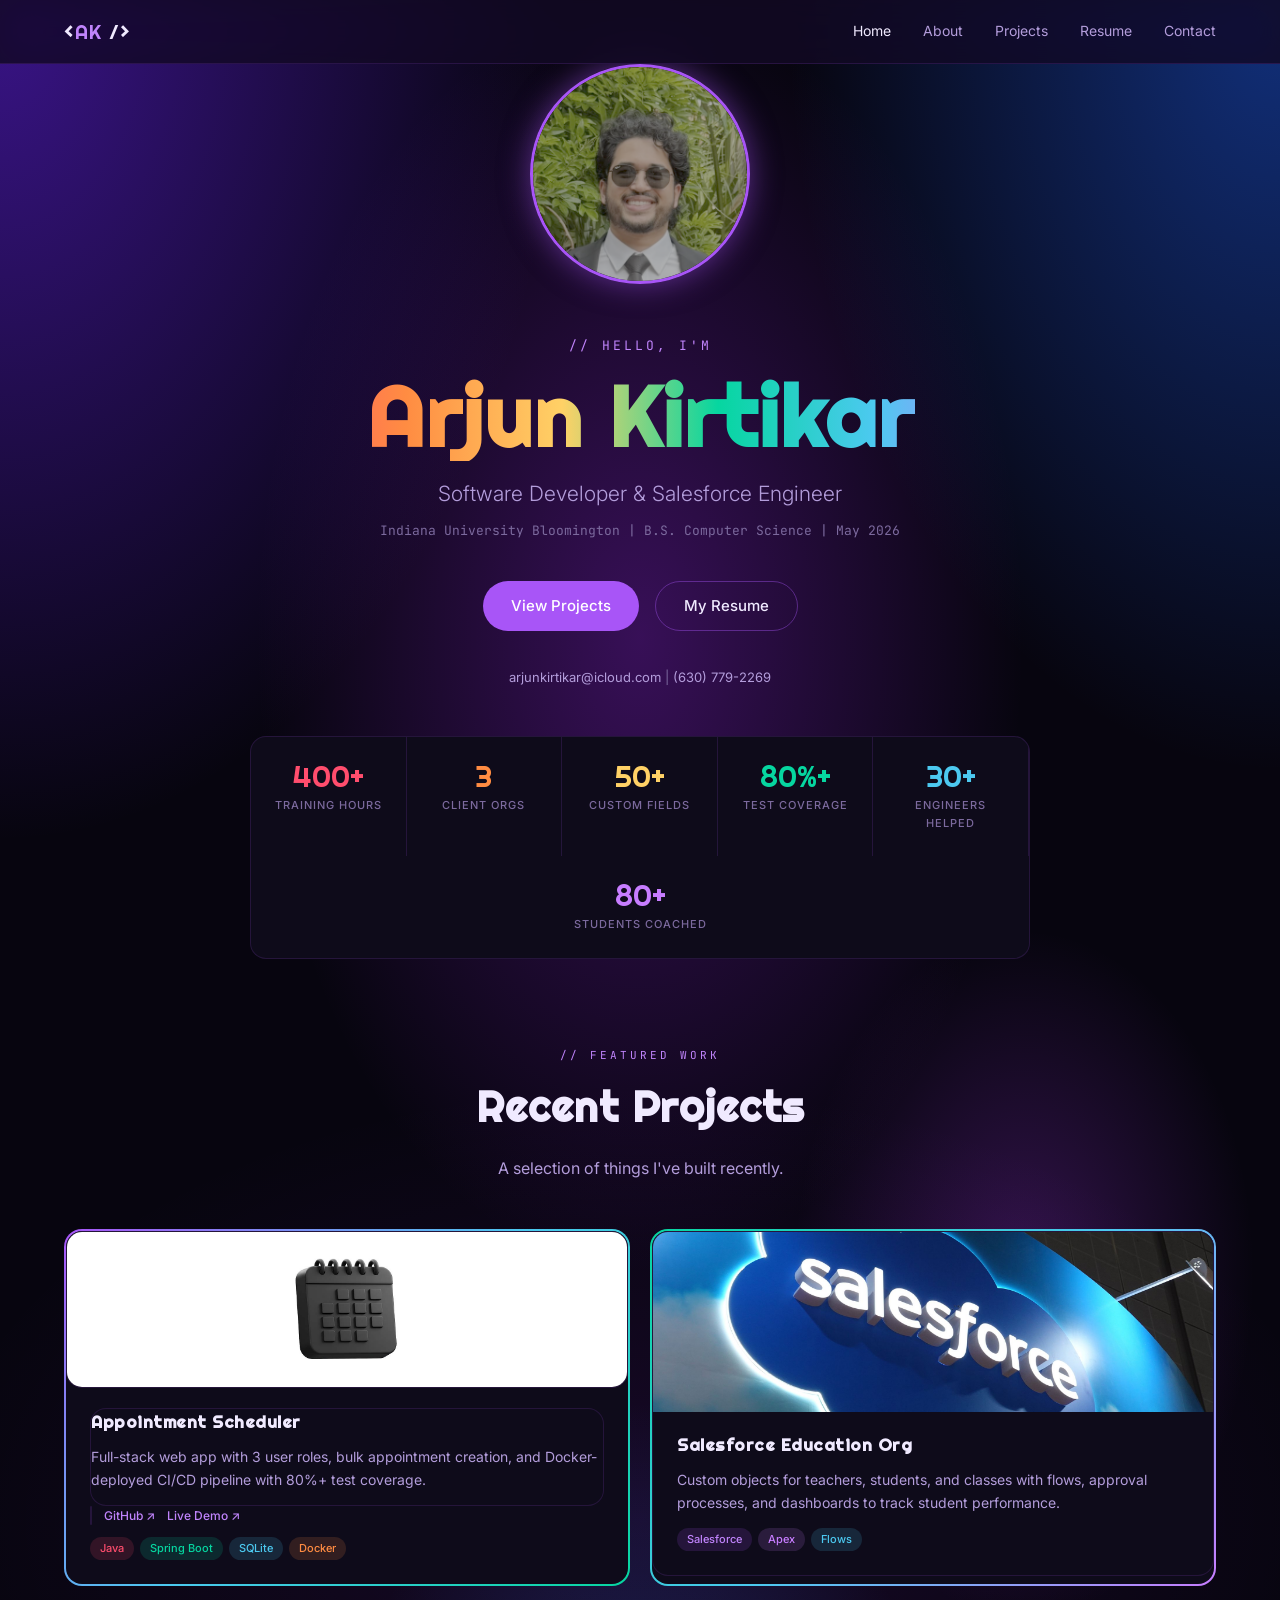
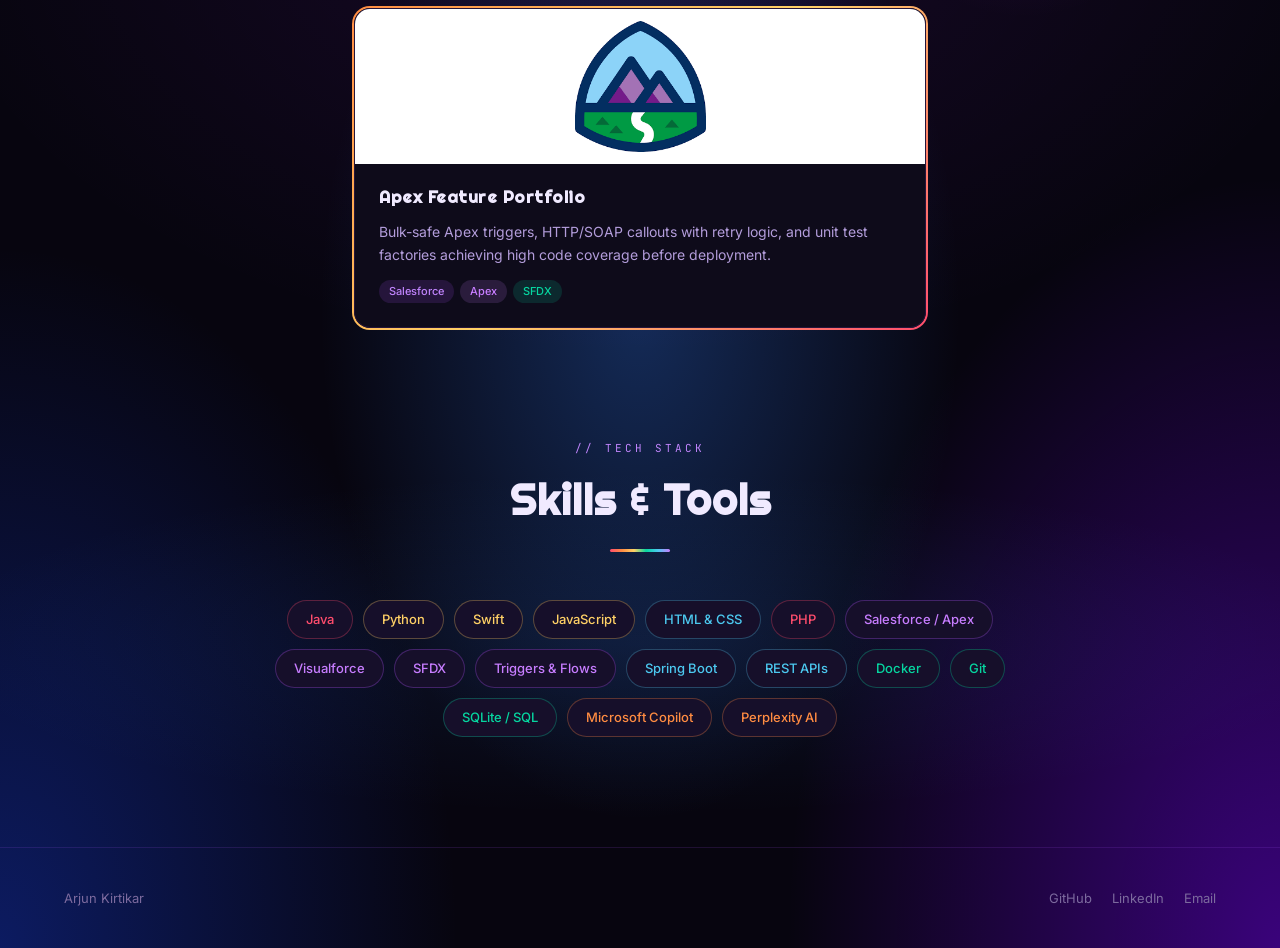
<file: index.html>
<!--
    index.html - Home page

    Fonts: Google Fonts (Righteous, Inter, JetBrains Mono)
           https://fonts.google.com/

    Photo: My Personal Photo

    Stats bar - flex layout with responsive wrap,
    based on class examples of flexbox containers.

    Rainbow gradient text - CSS background-clip technique
    https://developer.mozilla.org/en-US/docs/Web/CSS/background-clip
-->
<!DOCTYPE html>
<html lang="en">

<head>
    <meta charset="UTF-8">
    <meta name="viewport" content="width=device-width, initial-scale=1.0">
    <title>Arjun Kirtikar - Software Developer</title>
    <link rel="stylesheet" href="css/styles.css">
</head>

<body>

    <!-- ═══════════════════════════════════════════
         NAVIGATION
         ═══════════════════════════════════════════ -->
    <nav>
        <div class="container">
            <a href="index.html" class="logo">&lt;<span>AK</span> /&gt;</a>
            <div class="nav-links" id="navLinks">
                <a href="index.html" class="active">Home</a>
                <a href="about.html">About</a>
                <a href="projects.html">Projects</a>
                <a href="resume.html">Resume</a>
                <a href="contact.html">Contact</a>
            </div>
            <button class="hamburger" id="hamburger" aria-label="Toggle navigation">
                <span></span><span></span><span></span>
            </button>
        </div>
    </nav>

    <main>

    <!-- ═══════════════════════════════════════════
         HERO
         ═══════════════════════════════════════════ -->
    <section class="hero">
        <div class="hero-content">

            <!-- Glow -->
            <div class="avatar-wrap">
                <div>
                    <img src="images/IMG_0390.png" alt="Arjun Kirtikar" class="photo-circle" width="220" height="220">
                </div>
            </div>

            <p class="hero-greeting">// Hello, I'm</p>
            <h1 class="hero-name rainbow-text">Arjun Kirtikar</h1>
            <p class="hero-role">Software Developer &amp; Salesforce Engineer</p>
            <p class="hero-tagline">
                Indiana University Bloomington | B.S. Computer Science | May 2026
            </p>
            <div class="hero-buttons">
                <a href="projects.html" class="btn-primary">View Projects</a>
                <a href="resume.html" class="btn-secondary">My Resume</a>
            </div>
            <p class="hero-contact">
                <a href="mailto:arjunkirtikar@icloud.com">arjunkirtikar@icloud.com</a>
                |
                <a href="tel:6307792269">(630) 779-2269</a>
            </p>

            <!-- Stats bar -->
            <div class="stats-bar">
                <div class="stat-item">
                    <div class="stat-number red">400+</div>
                    <div class="stat-label">Training Hours</div>
                </div>
                <div class="stat-item">
                    <div class="stat-number orange">3</div>
                    <div class="stat-label">Client Orgs</div>
                </div>
                <div class="stat-item">
                    <div class="stat-number yellow">50+</div>
                    <div class="stat-label">Custom Fields</div>
                </div>
                <div class="stat-item">
                    <div class="stat-number green">80%+</div>
                    <div class="stat-label">Test Coverage</div>
                </div>
                <div class="stat-item">
                    <div class="stat-number blue">30+</div>
                    <div class="stat-label">Engineers Helped</div>
                </div>
                <div class="stat-item">
                    <div class="stat-number violet">80+</div>
                    <div class="stat-label">Students Coached</div>
                </div>
            </div>

        </div>
    </section>


    <!-- ═══════════════════════════════════════════
         FEATURED PROJECTS
         ═══════════════════════════════════════════ -->
    <section class="section section-tint-purple pt-sm" id="featured">
        <div class="container">
            <p class="section-label">// Featured Work</p>
            <h2 class="section-title">Recent Projects</h2>
            <p class="section-subtitle">A selection of things I've built recently.</p>

            <div class="projects-grid">

                <!-- Appointment Scheduler -->
                <div class="grad-border">
                    <div class="grad-border-inner">
                        <article>
                        <a href="https://appointment-scheduler-mo6h.onrender.com" target="_blank" class="project-card">
                            <div class="card-image natural"><img src="images/Calendar_Image.png"
                                    alt="Appointment Scheduler"></div>
                            <div class="card-body">
                                <h3>Appointment Scheduler</h3>
                                <p>Full-stack web app with 3 user roles, bulk appointment creation, and Docker-deployed
                                    CI/CD pipeline with 80%+ test coverage.</p>
                                <div class="card-links">
                                    <a href="https://github.com/arjunkirtikar/Appointment-Scheduler"
                                        target="_blank">GitHub ↗</a>
                                    <a href="https://appointment-scheduler-mo6h.onrender.com" target="_blank">Live Demo
                                        ↗</a>
                                </div>
                                <div class="tags">
                                    <span class="tag red">Java</span>
                                    <span class="tag green">Spring Boot</span>
                                    <span class="tag blue">SQLite</span>
                                    <span class="tag orange">Docker</span>
                                </div>
                            </div>
                        </a>
                        </article>
                    </div>
                </div>

                <!-- Salesforce -->
                <div class="grad-border-teal">
                    <div class="grad-border-inner">
                        <article>
                        <a href="projects.html" class="project-card">
                            <div class="card-image"><img src="images/Salesforce_Image.png"
                                    alt="Salesforce Education Org">
                            </div>
                            <div class="card-body">
                                <h3>Salesforce Education Org</h3>
                                <p>Custom objects for teachers, students, and classes with flows, approval processes,
                                    and dashboards to track student performance.</p>
                                <div class="tags">
                                    <span class="tag purple">Salesforce</span>
                                    <span class="tag violet">Apex</span>
                                    <span class="tag blue">Flows</span>
                                </div>
                            </div>
                        </a>
                        </article>
                    </div>
                </div>

                <!-- Apex -->
                <div class="grad-border-orange">
                    <div class="grad-border-inner">
                        <article>
                        <a href="projects.html" class="project-card">
                            <div class="card-image natural"><img src="images/Apex_Image.png"
                                    alt="Apex Feature Portfolio"></div>
                            <div class="card-body">
                                <h3>Apex Feature Portfolio</h3>
                                <p>Bulk-safe Apex triggers, HTTP/SOAP callouts with retry logic, and unit test factories
                                    achieving high code coverage before deployment.</p>
                                <div class="tags">
                                    <span class="tag purple">Salesforce</span>
                                    <span class="tag violet">Apex</span>
                                    <span class="tag green">SFDX</span>
                                </div>
                            </div>
                        </a>
                        </article>
                    </div>
                </div>

            </div>
        </div>
    </section>


    <!-- ═══════════════════════════════════════════
         SKILLS
         ═══════════════════════════════════════════ -->
    <section class="section section-tint-blue no-top">
        <div class="container">
            <p class="section-label">// Tech Stack</p>
            <h2 class="section-title">Skills &amp; Tools</h2>
            <div class="divider rainbow-bar"></div>

            <div class="skills-grid">
                <span class="skill-pill java">Java</span>
                <span class="skill-pill python">Python</span>
                <span class="skill-pill python">Swift</span>
                <span class="skill-pill js">JavaScript</span>
                <span class="skill-pill web">HTML &amp; CSS</span>
                <span class="skill-pill java">PHP</span>
                <span class="skill-pill sf">Salesforce / Apex</span>
                <span class="skill-pill sf">Visualforce</span>
                <span class="skill-pill sf">SFDX</span>
                <span class="skill-pill sf">Triggers &amp; Flows</span>
                <span class="skill-pill web">Spring Boot</span>
                <span class="skill-pill web">REST APIs</span>
                <span class="skill-pill tool">Docker</span>
                <span class="skill-pill tool">Git</span>
                <span class="skill-pill tool">SQLite / SQL</span>
                <span class="skill-pill ai">Microsoft Copilot</span>
                <span class="skill-pill ai">Perplexity AI</span>
            </div>
        </div>
    </section>


    </main>

    <!-- ═══════════════════════════════════════════
         FOOTER
         ═══════════════════════════════════════════ -->
    <footer>
        <div class="container">
            <span class="footer-copy">Arjun Kirtikar</span>
            <div class="footer-socials">
                <a href="https://github.com/arjunkirtikar" target="_blank">GitHub</a>
                <a href="https://linkedin.com/in/arjun-kirtikar" target="_blank">LinkedIn</a>
                <a href="mailto:arjunkirtikar@icloud.com">Email</a>
            </div>
        </div>
    </footer>

    <script>
        var hamburger = document.getElementById('hamburger');
        var navLinks = document.getElementById('navLinks');
        if (hamburger && navLinks) {
            hamburger.addEventListener('click', function (e) {
                e.stopPropagation();
                navLinks.classList.toggle('open');
            });
            document.addEventListener('click', function (e) {
                if (!navLinks.contains(e.target) && !hamburger.contains(e.target)) {
                    navLinks.classList.remove('open');
                }
            });
            var links = navLinks.querySelectorAll('a');
            for (var i = 0; i < links.length; i++) {
                links[i].addEventListener('click', function () {
                    navLinks.classList.remove('open');
                });
            }
        }
    </script>
</body>

</html>
</file>
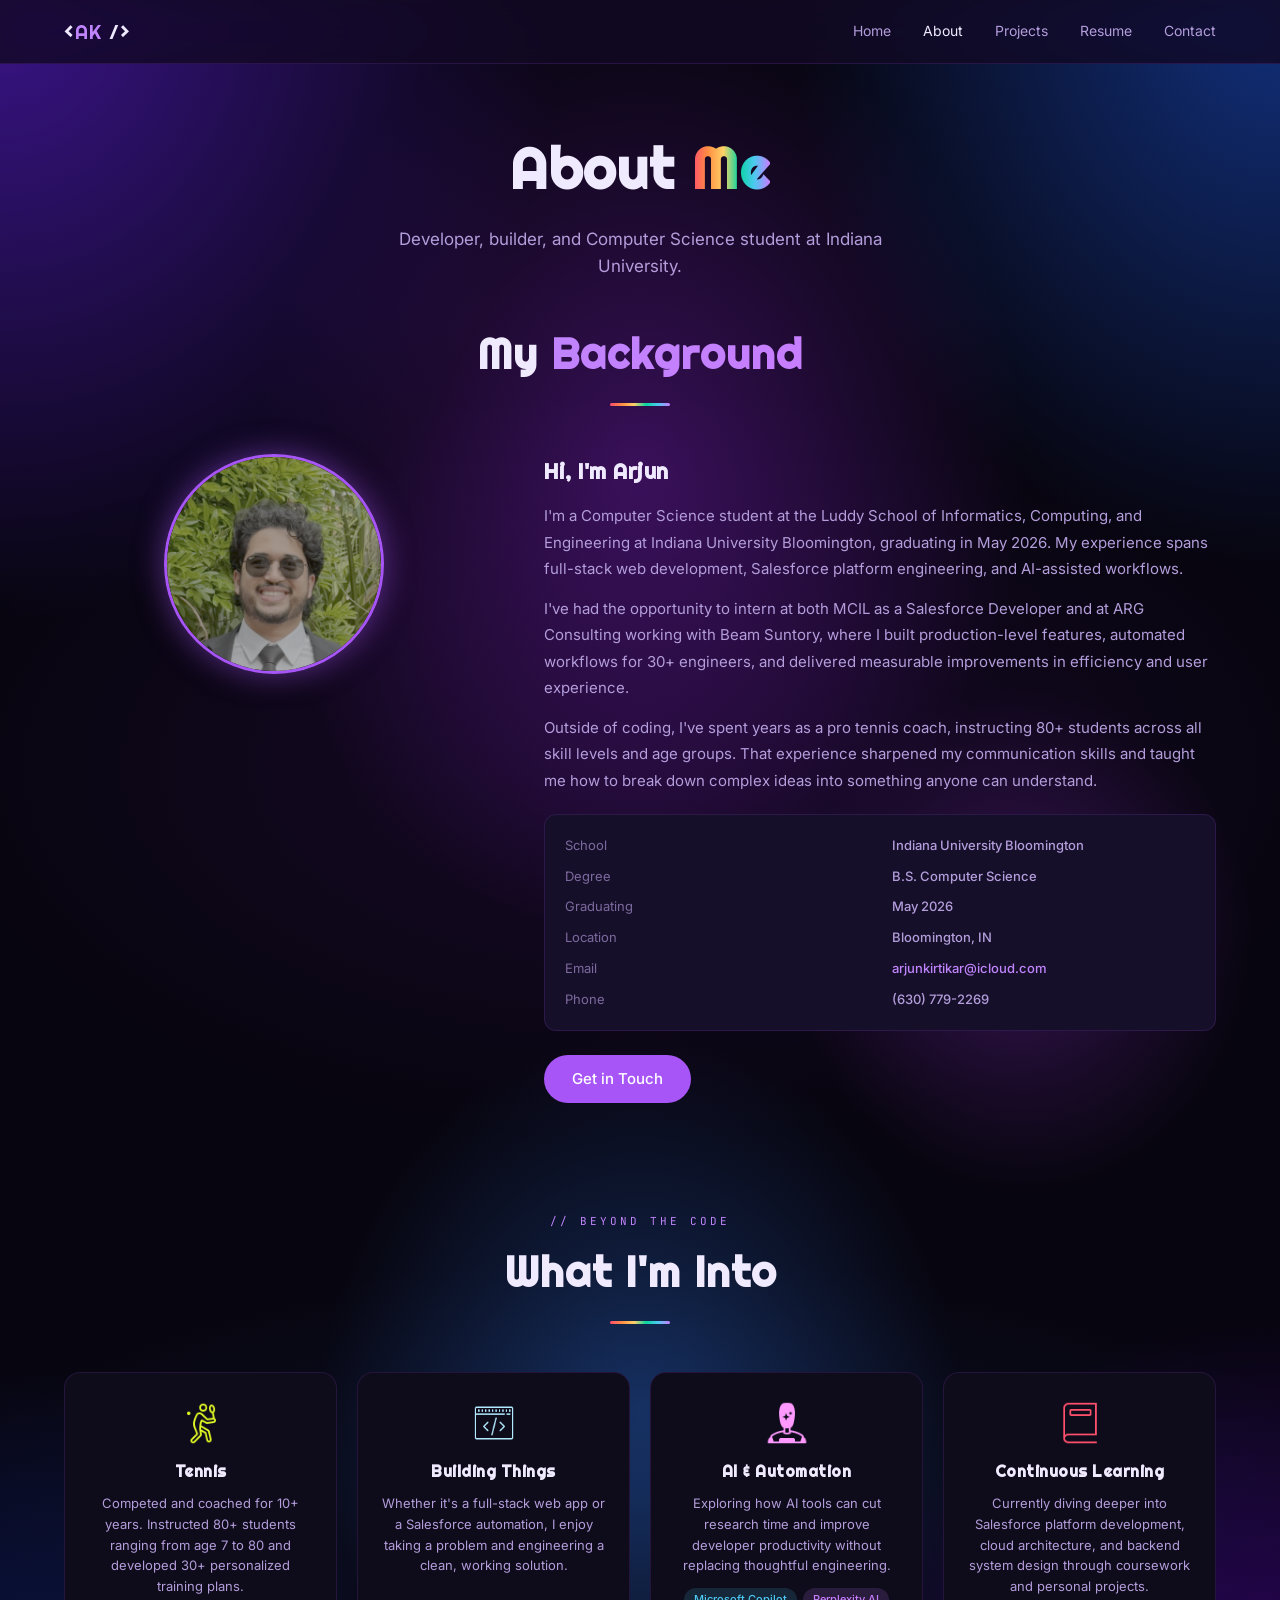
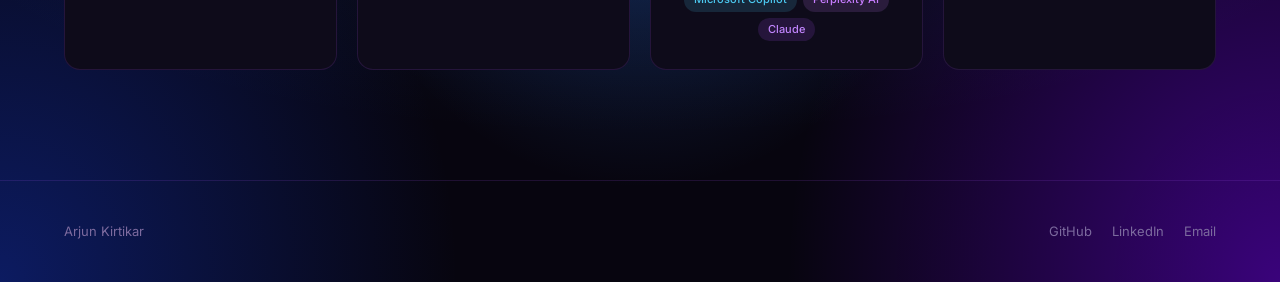
<file: about.html>
<!--
    about.html - About page

    Fonts: Google Fonts (Righteous, Inter, JetBrains Mono)
           https://fonts.google.com/

    Photo: Personal photo

    Interest icons - Icons8 (icons8.com), downloaded as PNG
      icon-tennis.png       https://icons8.com/icons/set/tennis
      icon-code.png         https://icons8.com/icons/set/code
      icon-robot.png        https://icons8.com/icons/set/robot
      icon-book.png         https://icons8.com/icon/42763/book
-->
<!DOCTYPE html>
<html lang="en">

<head>
    <meta charset="UTF-8">
    <meta name="viewport" content="width=device-width, initial-scale=1.0">
    <title>About - Arjun Kirtikar</title>
    <link rel="stylesheet" href="css/styles.css">
</head>

<body>

    <!-- ═══════════════════════════════════════════
         NAVIGATION
         ═══════════════════════════════════════════ -->
    <nav>
        <div class="container">
            <a href="index.html" class="logo">&lt;<span>AK</span> /&gt;</a>
            <div class="nav-links" id="navLinks">
                <a href="index.html">Home</a>
                <a href="about.html" class="active">About</a>
                <a href="projects.html">Projects</a>
                <a href="resume.html">Resume</a>
                <a href="contact.html">Contact</a>
            </div>
            <button class="hamburger" id="hamburger" aria-label="Toggle navigation">
                <span></span><span></span><span></span>
            </button>
        </div>
    </nav>

    <main>

        <!-- ═══════════════════════════════════════════
             PAGE HEADER
             ═══════════════════════════════════════════ -->
        <header class="page-header">
            <div class="container">
                <h1>About <span class="rainbow-text">Me</span></h1>
                <p>Developer, builder, and Computer Science student at Indiana University.</p>
            </div>
        </header>

        <!-- ═══════════════════════════════════════════
             BIO SECTION
             ═══════════════════════════════════════════ -->
        <section class="section section-tint-purple no-top">
            <div class="container">

                <h2 class="section-title">My <span class="purple-gradient-text">Background</span></h2>
                <div class="divider rainbow-bar"></div>

                <div class="about-content">

                    <!-- Profile photo -->
                    <div>
                        <img src="images/IMG_0390.png" alt="Arjun Kirtikar" class="photo-circle">
                    </div>

                    <div class="about-text">
                        <h3>Hi, I'm Arjun</h3>
                        <p>
                            I'm a Computer Science student at the Luddy School of Informatics, Computing, and Engineering
                            at Indiana University Bloomington, graduating in May 2026. My experience spans
                            full-stack web development, Salesforce platform engineering, and AI-assisted workflows.
                        </p>
                        <p>
                            I've had the opportunity to intern at both MCIL as a Salesforce Developer and at ARG Consulting
                            working with Beam Suntory, where I built production-level features, automated workflows for
                            30+ engineers, and delivered measurable improvements in efficiency and user experience.
                        </p>
                        <p>
                            Outside of coding, I've spent years as a pro tennis coach, instructing 80+ students across all
                            skill levels and age groups. That experience sharpened my communication skills and taught me
                            how to break down complex ideas into something anyone can understand.
                        </p>

                        <div class="about-details">
                            <span>School</span>
                            <strong>Indiana University Bloomington</strong>
                            <span>Degree</span>
                            <strong>B.S. Computer Science</strong>
                            <span>Graduating</span>
                            <strong>May 2026</strong>
                            <span>Location</span>
                            <strong>Bloomington, IN</strong>
                            <span>Email</span>
                            <strong><a href="mailto:arjunkirtikar@icloud.com">arjunkirtikar@icloud.com</a></strong>
                            <span>Phone</span>
                            <strong>(630) 779-2269</strong>
                        </div>

                        <a href="contact.html" class="btn-primary">Get in Touch</a>
                    </div>

                </div>
            </div>
        </section>

        <!-- ═══════════════════════════════════════════
             WHAT I'M INTO
             ═══════════════════════════════════════════ -->
        <section class="section section-tint-blue no-top">
            <div class="container">

                <p class="section-label">// Beyond the Code</p>
                <h2 class="section-title">What I'm Into</h2>
                <div class="divider rainbow-bar"></div>

                <div class="interests-grid">

                    <!-- Tennis -->
                    <article class="interest-card">
                        <div class="interest-icon">
                            <img src="images/icon-tennis.png" alt="Tennis ball icon" class="interest-img icon-yellow">
                        </div>
                        <h3>Tennis</h3>
                        <p>Competed and coached for 10+ years. Instructed 80+ students ranging from age 7 to 80 and developed 30+ personalized training plans.</p>
                    </article>

                    <!-- Building Things -->
                    <article class="interest-card">
                        <div class="interest-icon">
                            <img src="images/icon-code.png" alt="Code brackets icon" class="interest-img icon-blue">
                        </div>
                        <h3>Building Things</h3>
                        <p>Whether it's a full-stack web app or a Salesforce automation, I enjoy taking a problem and engineering a clean, working solution.</p>
                    </article>

                    <!-- AI & Automation -->
                    <article class="interest-card">
                        <div class="interest-icon">
                            <img src="images/icon-robot.png" alt="Robot icon" class="interest-img icon-purple">
                        </div>
                        <h3>AI &amp; Automation</h3>
                        <p>Exploring how AI tools can cut research time and improve developer productivity without replacing thoughtful engineering.</p>
                        <div class="ai-tools">
                            <span class="tag blue">Microsoft Copilot</span>
                            <span class="tag violet">Perplexity AI</span>
                            <span class="tag purple">Claude</span>
                        </div>
                    </article>

                    <!-- Learning -->
                    <article class="interest-card">
                        <div class="interest-icon">
                            <img src="images/icon-book.png" alt="Book reader icon" class="interest-img icon-red">
                        </div>
                        <h3>Continuous Learning</h3>
                        <p>Currently diving deeper into Salesforce platform development, cloud architecture, and backend system design through coursework and personal projects.</p>
                    </article>

                </div>
            </div>
        </section>

    </main>

    <!-- ═══════════════════════════════════════════
         FOOTER
         ═══════════════════════════════════════════ -->
    <footer>
        <div class="container">
            <span class="footer-copy">Arjun Kirtikar</span>
            <div class="footer-socials">
                <a href="https://github.com/arjunkirtikar" target="_blank">GitHub</a>
                <a href="https://linkedin.com/in/arjun-kirtikar" target="_blank">LinkedIn</a>
                <a href="mailto:arjunkirtikar@icloud.com">Email</a>
            </div>
        </div>
    </footer>

    <script>
        var hamburger = document.getElementById('hamburger');
        var navLinks = document.getElementById('navLinks');
        if (hamburger && navLinks) {
            hamburger.addEventListener('click', function (e) {
                e.stopPropagation();
                navLinks.classList.toggle('open');
            });
            document.addEventListener('click', function (e) {
                if (!navLinks.contains(e.target) && !hamburger.contains(e.target)) {
                    navLinks.classList.remove('open');
                }
            });
            var links = navLinks.querySelectorAll('a');
            for (var i = 0; i < links.length; i++) {
                links[i].addEventListener('click', function () {
                    navLinks.classList.remove('open');
                });
            }
        }
    </script>
</body>

</html>
</file>
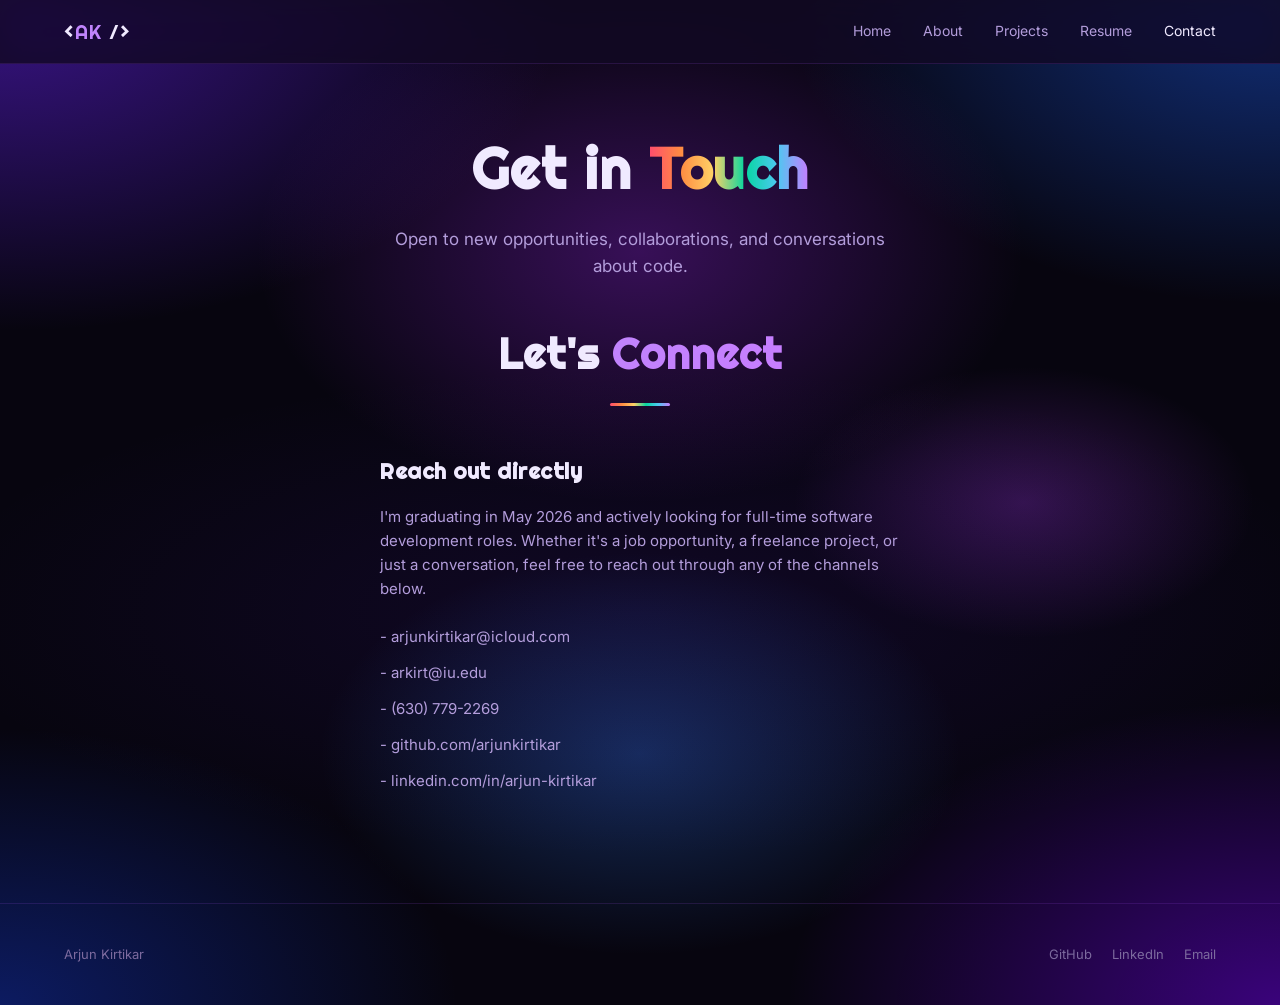
<file: contact.html>
<!--
    contact.html - Contact page
    Arjun Kirtikar | i360 Final Project

    Fonts: Google Fonts (Righteous, Inter, JetBrains Mono)
           https://fonts.google.com/
-->
<!DOCTYPE html>
<html lang="en">

<head>
    <meta charset="UTF-8">
    <meta name="viewport" content="width=device-width, initial-scale=1.0">
    <title>Contact - Arjun Kirtikar</title>
    <link rel="stylesheet" href="css/styles.css">
</head>

<body>

    <!-- ═══════════════════════════════════════════
         NAVIGATION
         ═══════════════════════════════════════════ -->
    <nav>
        <div class="container">
            <a href="index.html" class="logo">&lt;<span>AK</span> /&gt;</a>
            <div class="nav-links" id="navLinks">
                <a href="index.html">Home</a>
                <a href="about.html">About</a>
                <a href="projects.html">Projects</a>
                <a href="resume.html">Resume</a>
                <a href="contact.html" class="active">Contact</a>
            </div>
            <button class="hamburger" id="hamburger" aria-label="Toggle navigation">
                <span></span><span></span><span></span>
            </button>
        </div>
    </nav>

    <main>

        <!-- ═══════════════════════════════════════════
             PAGE HEADER
             ═══════════════════════════════════════════ -->
        <header class="page-header">
            <div class="container">
                <h1>Get in <span class="rainbow-text">Touch</span></h1>
                <p>Open to new opportunities, collaborations, and conversations about code.</p>
            </div>
        </header>

        <!-- ═══════════════════════════════════════════
             CONTACT SECTION
             ═══════════════════════════════════════════ -->
        <section class="section section-tint-orange no-top">
            <div class="container">

                <h2 class="section-title">Let's <span class="purple-gradient-text">Connect</span></h2>
                <div class="divider rainbow-bar"></div>

                <div class="contact-info">
                    <h3>Reach out directly</h3>
                    <p>
                        I'm graduating in May 2026 and actively looking for full-time software development
                        roles. Whether it's a job opportunity, a freelance project, or just a conversation,
                        feel free to reach out through any of the channels below.
                    </p>

                    <div class="contact-links">
                        <a href="mailto:arjunkirtikar@icloud.com">
                            - arjunkirtikar@icloud.com
                        </a>
                        <a href="mailto:arkirt@iu.edu">
                            - arkirt@iu.edu
                        </a>
                        <a href="tel:6307792269">
                            - (630) 779-2269
                        </a>
                        <a href="https://github.com/arjunkirtikar" target="_blank">
                            - github.com/arjunkirtikar
                        </a>
                        <a href="https://linkedin.com/in/arjun-kirtikar" target="_blank">
                            - linkedin.com/in/arjun-kirtikar
                        </a>
                    </div>
                </div>
            </div>
        </section>

    </main>

    <!-- ═══════════════════════════════════════════
         FOOTER
         ═══════════════════════════════════════════ -->
    <footer>
        <div class="container">
            <span class="footer-copy">Arjun Kirtikar</span>
            <div class="footer-socials">
                <a href="https://github.com/arjunkirtikar" target="_blank">GitHub</a>
                <a href="https://linkedin.com/in/arjun-kirtikar" target="_blank">LinkedIn</a>
                <a href="mailto:arjunkirtikar@icloud.com">Email</a>
            </div>
        </div>
    </footer>

    <script>
        var hamburger = document.getElementById('hamburger');
        var navLinks = document.getElementById('navLinks');
        if (hamburger && navLinks) {
            hamburger.addEventListener('click', function (e) {
                e.stopPropagation();
                navLinks.classList.toggle('open');
            });
            document.addEventListener('click', function (e) {
                if (!navLinks.contains(e.target) && !hamburger.contains(e.target)) {
                    navLinks.classList.remove('open');
                }
            });
            var links = navLinks.querySelectorAll('a');
            for (var i = 0; i < links.length; i++) {
                links[i].addEventListener('click', function () {
                    navLinks.classList.remove('open');
                });
            }
        }
    </script>
</body>

</html>
</file>
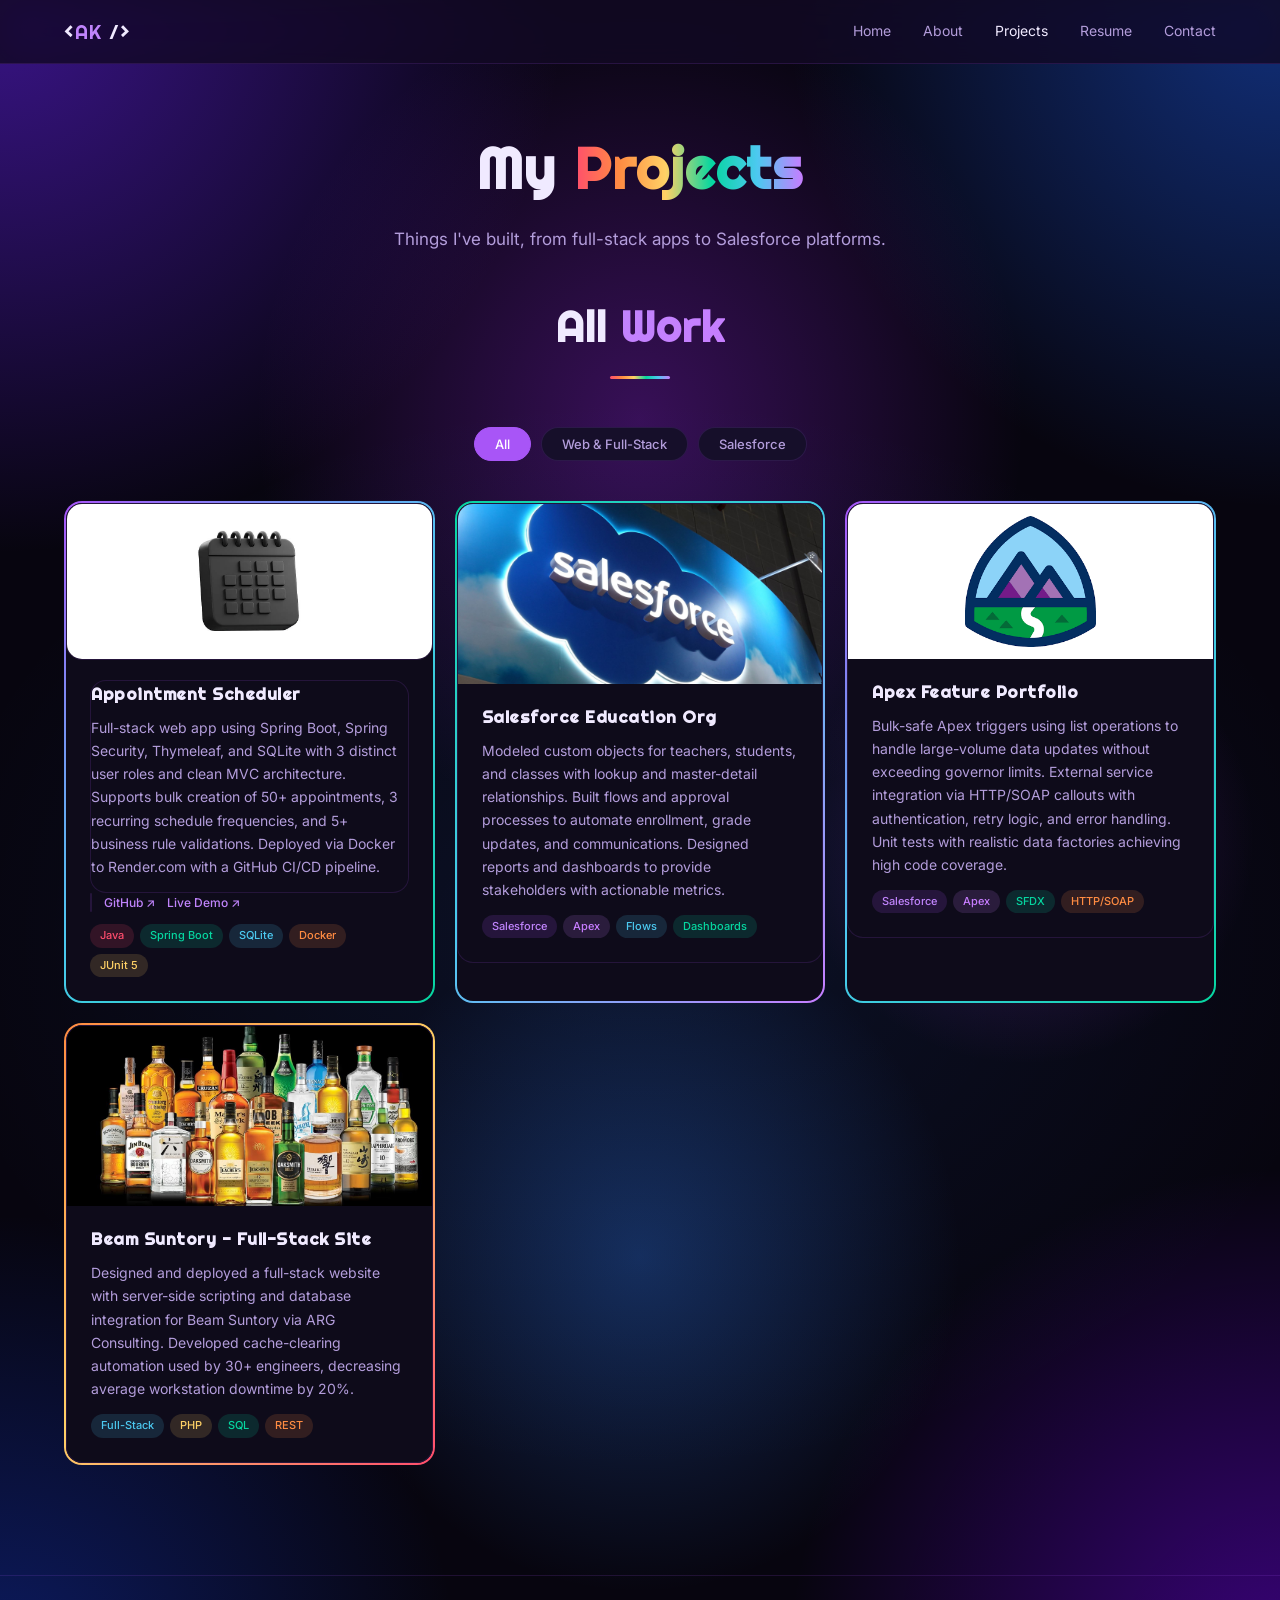
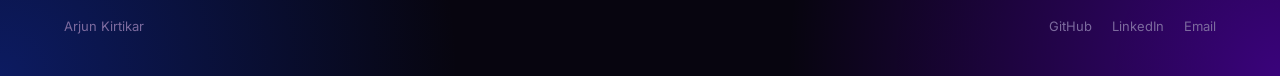
<file: projects.html>
<!--
    projects.html - Projects page

    Fonts: Google Fonts (Righteous, Inter, JetBrains Mono)
           https://fonts.google.com/

    Project images:
      Calendar_Image.png  - https://www.istockphoto.com/photo/isolated-black-calendar-symbol-for-time-management-gm2226984351-642888312?searchscope=image%2Cfilm
      Salesforce_Image.png - Salesforce logo (Salesforce.com, used for
                             educational/portfolio reference)
      Apex_Image.png      - Apex logo (Salesforce.com, used for
                             educational/portfolio reference)
      Beam_Suntory.png    - Beam Suntory logo (Beam Suntory Inc., used
                             for educational/portfolio reference)

    Filter button JavaScript - https://www.youtube.com/watch?v=DfUHpQIjVsg 
-->
<!DOCTYPE html>
<html lang="en">

<head>
  <meta charset="UTF-8">
  <meta name="viewport" content="width=device-width, initial-scale=1.0">
  <title>Projects - Arjun Kirtikar</title>
  <link rel="stylesheet" href="css/styles.css">
</head>

<body>

  <!-- ═══════════════════════════════════════════
         NAVIGATION
         ═══════════════════════════════════════════ -->
  <nav>
    <div class="container">
      <a href="index.html" class="logo">&lt;<span>AK</span> /&gt;</a>
      <div class="nav-links" id="navLinks">
        <a href="index.html">Home</a>
        <a href="about.html">About</a>
        <a href="projects.html" class="active">Projects</a>
        <a href="resume.html">Resume</a>
        <a href="contact.html">Contact</a>
      </div>
      <button class="hamburger" id="hamburger" aria-label="Toggle navigation">
        <span></span><span></span><span></span>
      </button>
    </div>
  </nav>

  <main>

    <!-- ═══════════════════════════════════════════
             PAGE HEADER
             ═══════════════════════════════════════════ -->
    <header class="page-header">
      <div class="container">
        <h1>My <span class="rainbow-text">Projects</span></h1>
        <p>Things I've built, from full-stack apps to Salesforce platforms.</p>
      </div>
    </header>

    <!-- ═══════════════════════════════════════════
             PROJECT GRID
             ═══════════════════════════════════════════ -->
    <section class="section section-tint-blue no-top">
      <div class="container">

        <h2 class="section-title">All <span class="purple-gradient-text">Work</span></h2>
        <div class="divider rainbow-bar"></div>

        <div class="filter-bar" role="group" aria-label="Filter projects by category">
          <button class="filter-btn active" data-filter="all">All</button>
          <button class="filter-btn" data-filter="web">Web &amp; Full-Stack</button>
          <button class="filter-btn" data-filter="sf">Salesforce</button>
        </div>

        <div class="projects-grid">

          <!-- Appointment Scheduler -->
          <div class="grad-border" data-category="web">
            <div class="grad-border-inner">
              <article>
                <a href="https://appointment-scheduler-mo6h.onrender.com" target="_blank" class="project-card">
                  <div class="card-image natural"><img src="images/Calendar_Image.png"
                      alt="Appointment Scheduler app screenshot"></div>
                  <div class="card-body">
                    <h3>Appointment Scheduler</h3>
                    <p>Full-stack web app using Spring Boot, Spring Security, Thymeleaf, and SQLite with 3 distinct user
                      roles and clean MVC architecture. Supports bulk creation of 50+ appointments, 3 recurring schedule
                      frequencies, and 5+ business rule validations. Deployed via Docker to Render.com with a GitHub
                      CI/CD
                      pipeline.</p>
                    <div class="card-links">
                      <a href="https://github.com/arjunkirtikar/Appointment-Scheduler" target="_blank">GitHub ↗</a>
                      <a href="https://appointment-scheduler-mo6h.onrender.com" target="_blank">Live Demo ↗</a>
                    </div>
                    <div class="tags">
                      <span class="tag red">Java</span>
                      <span class="tag green">Spring Boot</span>
                      <span class="tag blue">SQLite</span>
                      <span class="tag orange">Docker</span>
                      <span class="tag yellow">JUnit 5</span>
                    </div>
                  </div>
                </a>
              </article>
            </div>
          </div>

          <!-- Salesforce Education Org -->
          <div class="grad-border-teal" data-category="sf">
            <div class="grad-border-inner">
              <article>
                <a href="#" class="project-card">
                  <div class="card-image"><img src="images/Salesforce_Image.png" alt="Salesforce logo"></div>
                  <div class="card-body">
                    <h3>Salesforce Education Org</h3>
                    <p>Modeled custom objects for teachers, students, and classes with lookup and master-detail
                      relationships. Built flows and approval processes to automate enrollment, grade updates, and
                      communications. Designed reports and dashboards to provide stakeholders with actionable metrics.
                    </p>
                    <div class="tags">
                      <span class="tag purple">Salesforce</span>
                      <span class="tag violet">Apex</span>
                      <span class="tag blue">Flows</span>
                      <span class="tag green">Dashboards</span>
                    </div>
                  </div>
                </a>
              </article>
            </div>
          </div>

          <!-- Apex Feature Portfolio -->
          <div class="grad-border" data-category="sf">
            <div class="grad-border-inner">
              <article>
                <a href="#" class="project-card">
                  <div class="card-image natural"><img src="images/Apex_Image.png" alt="Apex logo"></div>
                  <div class="card-body">
                    <h3>Apex Feature Portfolio</h3>
                    <p>Bulk-safe Apex triggers using list operations to handle large-volume data updates without
                      exceeding
                      governor limits. External service integration via HTTP/SOAP callouts with authentication, retry
                      logic,
                      and error handling. Unit tests with realistic data factories achieving high code coverage.</p>
                    <div class="tags">
                      <span class="tag purple">Salesforce</span>
                      <span class="tag violet">Apex</span>
                      <span class="tag green">SFDX</span>
                      <span class="tag orange">HTTP/SOAP</span>
                    </div>
                  </div>
                </a>
              </article>
            </div>
          </div>

          <!-- Beam Suntory Full-Stack Site -->
          <div class="grad-border-orange" data-category="web">
            <div class="grad-border-inner">
              <article>
                <a href="#" class="project-card">
                  <div class="card-image"><img src="images/Beam_Suntory.png" alt="Beam Suntory logo"></div>
                  <div class="card-body">
                    <h3>Beam Suntory - Full-Stack Site</h3>
                    <p>Designed and deployed a full-stack website with server-side scripting and database integration
                      for
                      Beam Suntory via ARG Consulting. Developed cache-clearing automation used by 30+ engineers,
                      decreasing
                      average workstation downtime by 20%.</p>
                    <div class="tags">
                      <span class="tag blue">Full-Stack</span>
                      <span class="tag yellow">PHP</span>
                      <span class="tag green">SQL</span>
                      <span class="tag orange">REST</span>
                    </div>
                  </div>
                </a>
              </article>
            </div>
          </div>

        </div>
      </div>
    </section>

  </main>

  <!-- ═══════════════════════════════════════════
         FOOTER
         ═══════════════════════════════════════════ -->
  <footer>
    <div class="container">
      <span class="footer-copy">Arjun Kirtikar</span>
      <div class="footer-socials">
        <a href="https://github.com/arjunkirtikar" target="_blank">GitHub</a>
        <a href="https://linkedin.com/in/arjun-kirtikar" target="_blank">LinkedIn</a>
        <a href="mailto:arjunkirtikar@icloud.com">Email</a>
      </div>
    </div>
  </footer>

  <script>
    var filterBtns = document.querySelectorAll('.filter-btn');
    var projectCards = document.querySelectorAll('.projects-grid > [data-category]');

    filterBtns.forEach(function (btn) {
      btn.addEventListener('click', function () {
        filterBtns.forEach(function (b) { b.classList.remove('active'); });
        btn.classList.add('active');

        var filter = btn.getAttribute('data-filter');
        projectCards.forEach(function (card) {
          if (filter === 'all' || card.getAttribute('data-category') === filter) {
            card.style.display = '';
          } else {
            card.style.display = 'none';
          }
        });
      });
    });

    /* Hamburger menu */
    var hamburger = document.getElementById('hamburger');
    var navLinks = document.getElementById('navLinks');
    if (hamburger && navLinks) {
      hamburger.addEventListener('click', function (e) {
        e.stopPropagation();
        navLinks.classList.toggle('open');
      });
      document.addEventListener('click', function (e) {
        if (!navLinks.contains(e.target) && !hamburger.contains(e.target)) {
          navLinks.classList.remove('open');
        }
      });
      var links = navLinks.querySelectorAll('a');
      for (var i = 0; i < links.length; i++) {
        links[i].addEventListener('click', function () {
          navLinks.classList.remove('open');
        });
      }
    }
  </script>
</body>

</html>
</file>
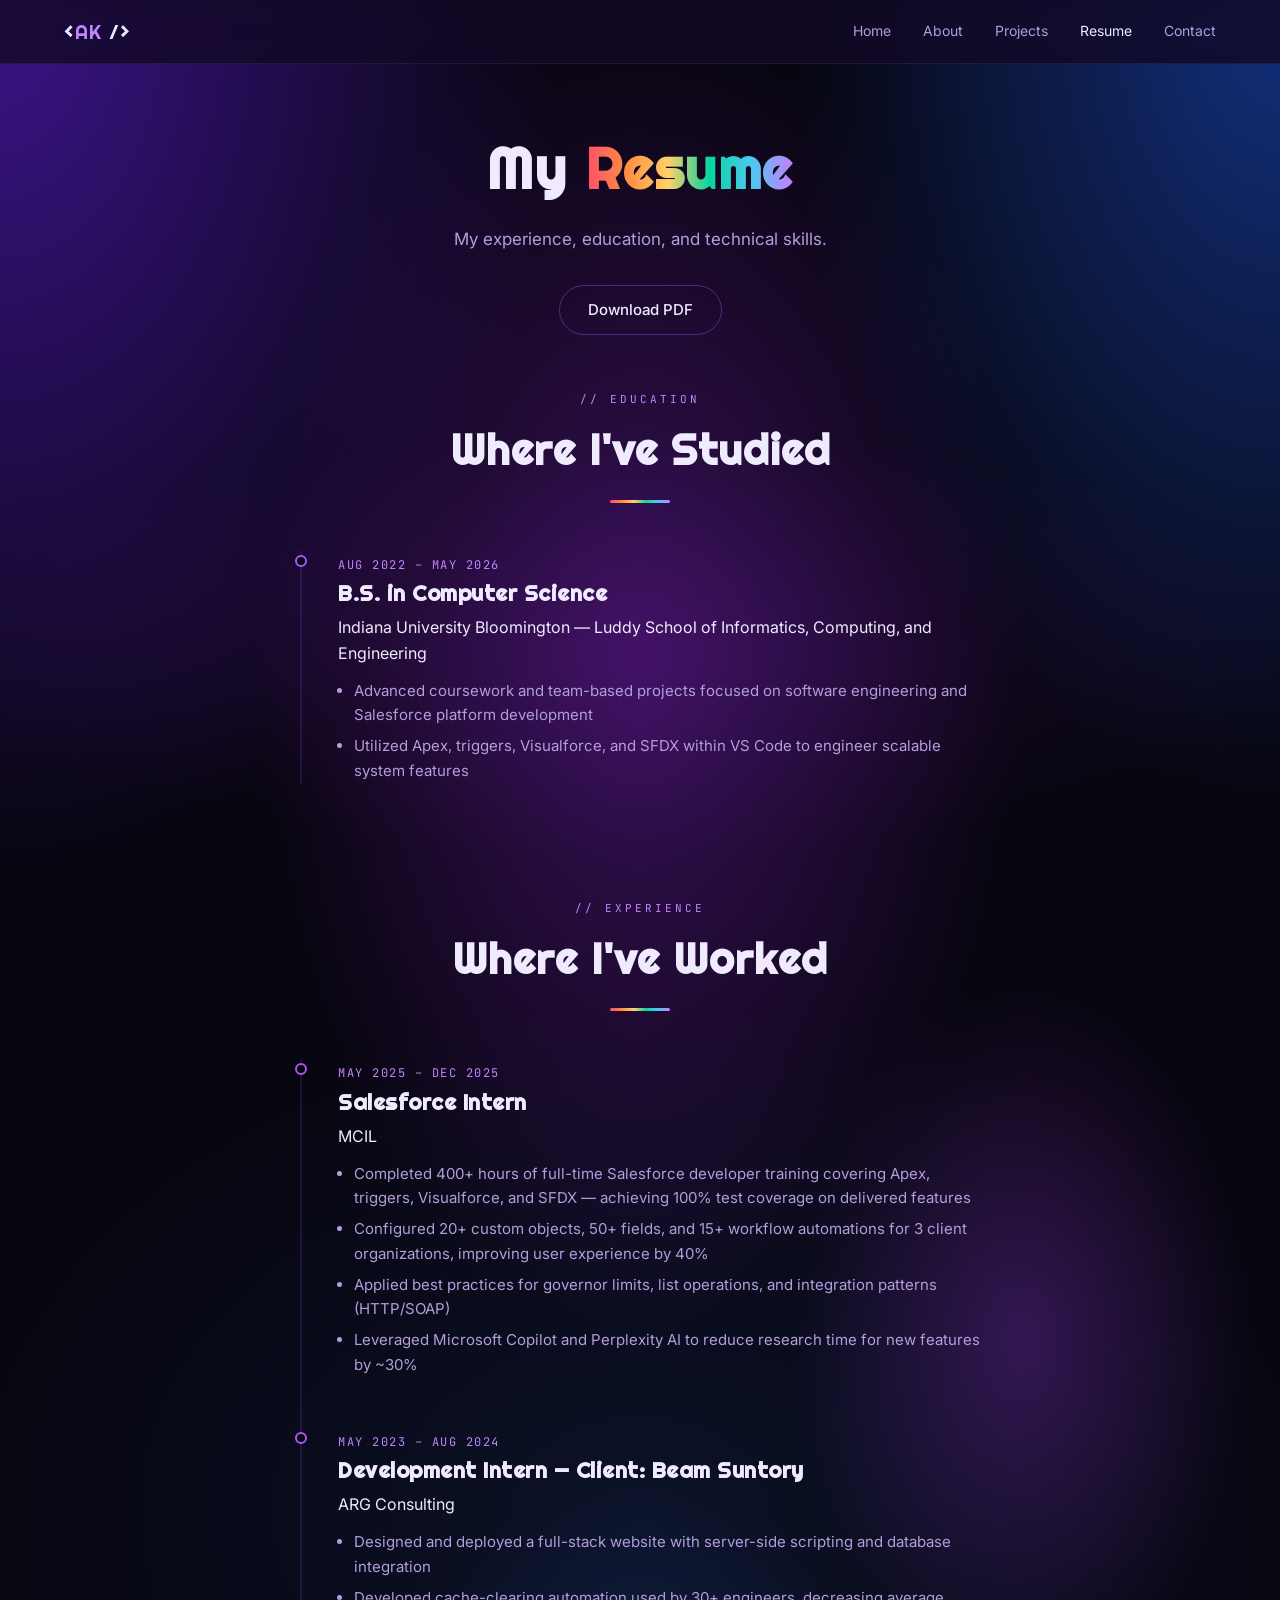
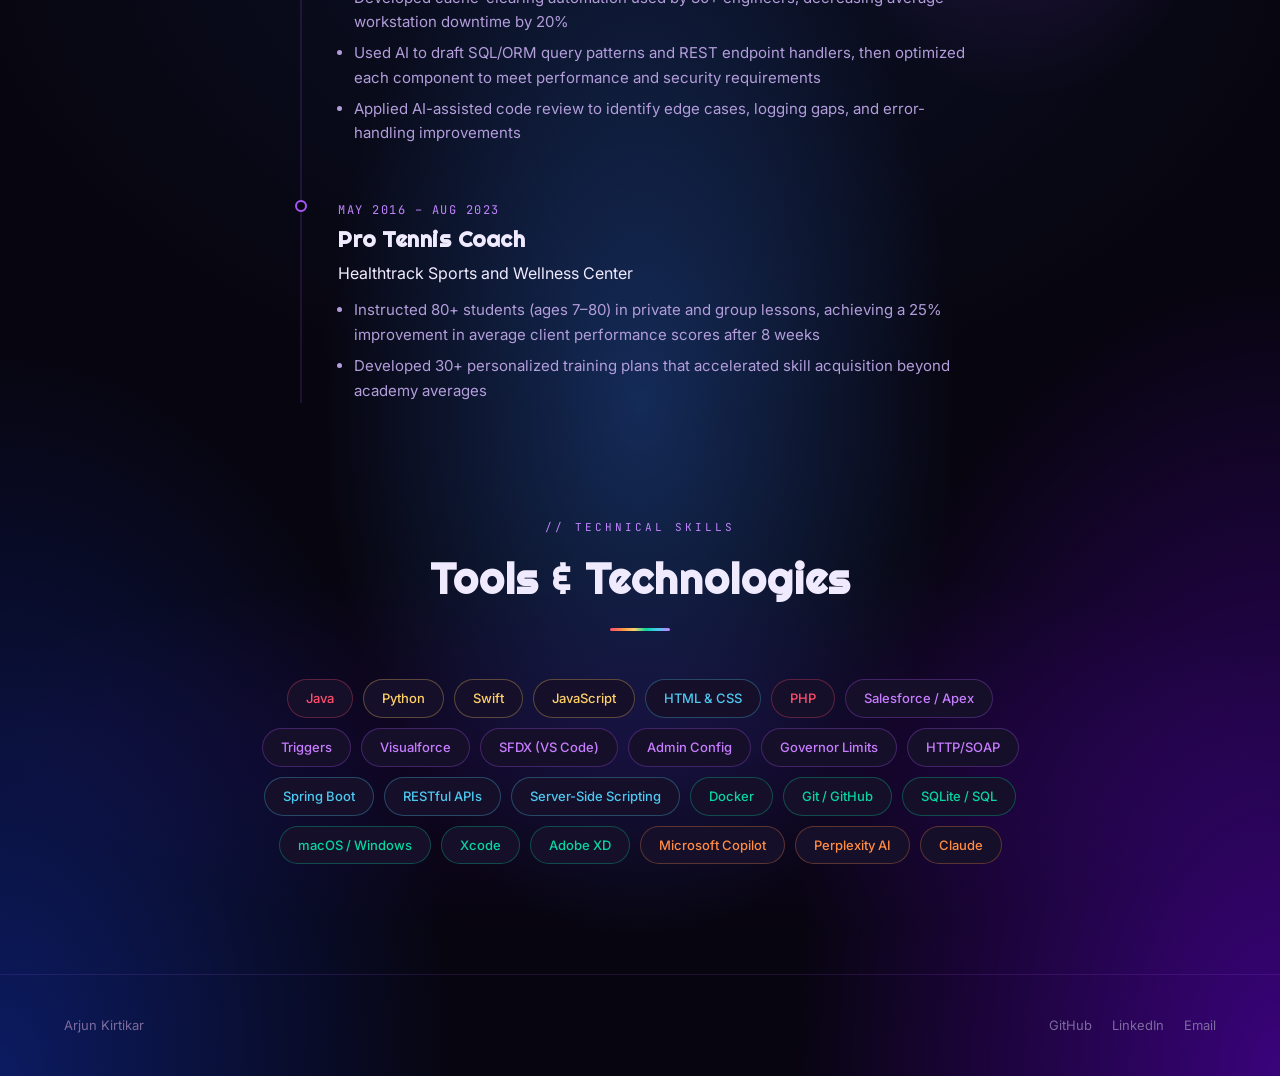
<file: resume.html>
<!--
    resume.html - Resume page

    Fonts: Google Fonts (Righteous, Inter, JetBrains Mono)
           https://fonts.google.com/

    Resume PDF: Arjun_Kirtikar_Resume.pdf 

-->
<!DOCTYPE html>
<html lang="en">

<head>
    <meta charset="UTF-8">
    <meta name="viewport" content="width=device-width, initial-scale=1.0">
    <title>Resume - Arjun Kirtikar</title>
    <link rel="stylesheet" href="css/styles.css">
</head>

<body>

    <!-- ═══════════════════════════════════════════
         NAVIGATION
         ═══════════════════════════════════════════ -->
    <nav>
        <div class="container">
            <a href="index.html" class="logo">&lt;<span>AK</span> /&gt;</a>
            <div class="nav-links" id="navLinks">
                <a href="index.html">Home</a>
                <a href="about.html">About</a>
                <a href="projects.html">Projects</a>
                <a href="resume.html" class="active">Resume</a>
                <a href="contact.html">Contact</a>
            </div>
            <button class="hamburger" id="hamburger" aria-label="Toggle navigation">
                <span></span><span></span><span></span>
            </button>
        </div>
    </nav>

    <main>

        <!-- ═══════════════════════════════════════════
             PAGE HEADER
             ═══════════════════════════════════════════ -->
        <header class="page-header">
            <div class="container">
                <h1>My <span class="rainbow-text">Resume</span></h1>
                <p>My experience, education, and technical skills.</p>
                <div class="resume-download">
                    <a href="Arjun_Kirtikar_Resume.pdf" download class="btn-secondary">Download PDF</a>
                </div>
            </div>
        </header>


        <!-- ═══════════════════════════════════════════
             EDUCATION
             ═══════════════════════════════════════════ -->
        <section class="section section-tint-purple no-top">
            <div class="container">
                <p class="section-label">// Education</p>
                <h2 class="section-title">Where I've Studied</h2>
                <div class="divider rainbow-bar"></div>

                <div class="timeline">
                    <div class="timeline-item">
                        <div class="timeline-dot"></div>
                        <span class="timeline-date">Aug 2022 – May 2026</span>
                        <h3 class="timeline-role">B.S. in Computer Science</h3>
                        <p class="timeline-company">Indiana University Bloomington — Luddy School of Informatics, Computing, and Engineering</p>
                        <ul class="timeline-bullets">
                            <li>Advanced coursework and team-based projects focused on software engineering and Salesforce platform development</li>
                            <li>Utilized Apex, triggers, Visualforce, and SFDX within VS Code to engineer scalable system features</li>
                        </ul>
                    </div>
                </div>
            </div>
        </section>


        <!-- ═══════════════════════════════════════════
             EXPERIENCE
             ═══════════════════════════════════════════ -->
        <section class="section section-tint-blue no-top">
            <div class="container">
                <p class="section-label">// Experience</p>
                <h2 class="section-title">Where I've Worked</h2>
                <div class="divider rainbow-bar"></div>

                <div class="timeline">

                    <!-- MCIL -->
                    <div class="timeline-item">
                        <div class="timeline-dot"></div>
                        <span class="timeline-date">May 2025 – Dec 2025</span>
                        <h3 class="timeline-role">Salesforce Intern</h3>
                        <p class="timeline-company">MCIL</p>
                        <ul class="timeline-bullets">
                            <li>Completed 400+ hours of full-time Salesforce developer training covering Apex, triggers, Visualforce, and SFDX — achieving 100% test coverage on delivered features</li>
                            <li>Configured 20+ custom objects, 50+ fields, and 15+ workflow automations for 3 client organizations, improving user experience by 40%</li>
                            <li>Applied best practices for governor limits, list operations, and integration patterns (HTTP/SOAP)</li>
                            <li>Leveraged Microsoft Copilot and Perplexity AI to reduce research time for new features by ~30%</li>
                        </ul>
                    </div>

                    <!-- Beam Suntory -->
                    <div class="timeline-item">
                        <div class="timeline-dot"></div>
                        <span class="timeline-date">May 2023 – Aug 2024</span>
                        <h3 class="timeline-role">Development Intern — Client: Beam Suntory</h3>
                        <p class="timeline-company">ARG Consulting</p>
                        <ul class="timeline-bullets">
                            <li>Designed and deployed a full-stack website with server-side scripting and database integration</li>
                            <li>Developed cache-clearing automation used by 30+ engineers, decreasing average workstation downtime by 20%</li>
                            <li>Used AI to draft SQL/ORM query patterns and REST endpoint handlers, then optimized each component to meet performance and security requirements</li>
                            <li>Applied AI-assisted code review to identify edge cases, logging gaps, and error-handling improvements</li>
                        </ul>
                    </div>

                    <!-- Tennis -->
                    <div class="timeline-item">
                        <div class="timeline-dot"></div>
                        <span class="timeline-date">May 2016 – Aug 2023</span>
                        <h3 class="timeline-role">Pro Tennis Coach</h3>
                        <p class="timeline-company">Healthtrack Sports and Wellness Center</p>
                        <ul class="timeline-bullets">
                            <li>Instructed 80+ students (ages 7–80) in private and group lessons, achieving a 25% improvement in average client performance scores after 8 weeks</li>
                            <li>Developed 30+ personalized training plans that accelerated skill acquisition beyond academy averages</li>
                        </ul>
                    </div>

                </div>
            </div>
        </section>


        <!-- ═══════════════════════════════════════════
             SKILLS
             ═══════════════════════════════════════════ -->
        <section class="section section-tint-green no-top">
            <div class="container">
                <p class="section-label">// Technical Skills</p>
                <h2 class="section-title">Tools &amp; Technologies</h2>
                <div class="divider rainbow-bar"></div>

                <div class="skills-grid">
                    <span class="skill-pill java">Java</span>
                    <span class="skill-pill python">Python</span>
                    <span class="skill-pill python">Swift</span>
                    <span class="skill-pill js">JavaScript</span>
                    <span class="skill-pill web">HTML &amp; CSS</span>
                    <span class="skill-pill java">PHP</span>
                    <span class="skill-pill sf">Salesforce / Apex</span>
                    <span class="skill-pill sf">Triggers</span>
                    <span class="skill-pill sf">Visualforce</span>
                    <span class="skill-pill sf">SFDX (VS Code)</span>
                    <span class="skill-pill sf">Admin Config</span>
                    <span class="skill-pill sf">Governor Limits</span>
                    <span class="skill-pill sf">HTTP/SOAP</span>
                    <span class="skill-pill web">Spring Boot</span>
                    <span class="skill-pill web">RESTful APIs</span>
                    <span class="skill-pill web">Server-Side Scripting</span>
                    <span class="skill-pill tool">Docker</span>
                    <span class="skill-pill tool">Git / GitHub</span>
                    <span class="skill-pill tool">SQLite / SQL</span>
                    <span class="skill-pill tool">macOS / Windows</span>
                    <span class="skill-pill tool">Xcode</span>
                    <span class="skill-pill tool">Adobe XD</span>
                    <span class="skill-pill ai">Microsoft Copilot</span>
                    <span class="skill-pill ai">Perplexity AI</span>
                    <span class="skill-pill ai">Claude</span>
                </div>
            </div>
        </section>

    </main>

    <!-- ═══════════════════════════════════════════
         FOOTER
         ═══════════════════════════════════════════ -->
    <footer>
        <div class="container">
            <span class="footer-copy">Arjun Kirtikar</span>
            <div class="footer-socials">
                <a href="https://github.com/arjunkirtikar" target="_blank">GitHub</a>
                <a href="https://linkedin.com/in/arjun-kirtikar" target="_blank">LinkedIn</a>
                <a href="mailto:arjunkirtikar@icloud.com">Email</a>
            </div>
        </div>
    </footer>

    <script>
        var hamburger = document.getElementById('hamburger');
        var navLinks = document.getElementById('navLinks');
        if (hamburger && navLinks) {
            hamburger.addEventListener('click', function (e) {
                e.stopPropagation();
                navLinks.classList.toggle('open');
            });
            document.addEventListener('click', function (e) {
                if (!navLinks.contains(e.target) && !hamburger.contains(e.target)) {
                    navLinks.classList.remove('open');
                }
            });
            var links = navLinks.querySelectorAll('a');
            for (var i = 0; i < links.length; i++) {
                links[i].addEventListener('click', function () {
                    navLinks.classList.remove('open');
                });
            }
        }
    </script>
</body>

</html>
</file>
<file: css/styles.css>
/*
    styles.css
    Google Fonts - Righteous, Inter, JetBrains Mono
    Source: https://fonts.google.com/
    Used for: display headings (Righteous), body text (Inter),
              code/mono labels (JetBrains Mono)
*/
@import url('https://fonts.googleapis.com/css2?family=Righteous&family=Inter:wght@300;400;500;600;700&family=JetBrains+Mono:wght@400;500&display=swap');

/* I followed this video so that I could use variables more effieciently 
   and it has been working well */
/* https://www.youtube.com/watch?v=PHO6TBq_auI */

:root {
    /* Surfaces */
    --bg-primary: #07050f;
    --bg-secondary: #0e0b1a;
    --bg-tertiary: #160f2a;
    --bg-elevated: #1c1535;
    --bg-glass: rgba(18, 10, 35, 0.85);

    /* Text */
    --text-primary: #f0eaff;
    --text-secondary: #b39ddb;
    --text-tertiary: #7c6a9e;

    /* Purple accent */
    --purple: #a855f7;
    --purple-bright: #c084fc;
    --purple-subtle: rgba(168, 85, 247, 0.15);
    --purple-glow: rgba(168, 85, 247, 0.40);

    /* Rainbow spectrum */
    --rainbow-red: #ff4d6d;
    --rainbow-orange: #ff8c42;
    --rainbow-yellow: #ffd166;
    --rainbow-green: #06d6a0;
    --rainbow-blue: #4cc9f0;
    --rainbow-violet: #c77dff;

    /* Subtle tints */
    --red-subtle: rgba(255, 77, 109, 0.15);
    --orange-subtle: rgba(255, 140, 66, 0.15);
    --yellow-subtle: rgba(255, 209, 102, 0.15);
    --green-subtle: rgba(6, 214, 160, 0.15);
    --blue-subtle: rgba(76, 201, 240, 0.15);
    --violet-subtle: rgba(199, 125, 255, 0.15);

    /* Borders */
    --border: rgba(168, 85, 247, 0.15);
    --border-hover: rgba(168, 85, 247, 0.40);

    /* Layout */
    --max-width: 1200px;
    --nav-height: 64px;
    --section-spacing: 110px;
}

/* Reset */
*,
*::before,
*::after {
    margin: 0;
    padding: 0;
    box-sizing: border-box;
}

/* Used a radial gradient to make the background more responsive 
   also used it to make it a bit more glossy */
/* https://www.youtube.com/watch?v=IbUHqvu_-lI */

html {
    scroll-behavior: smooth;
    min-height: 100%;
    background-color: var(--bg-primary);
    background-image:
        radial-gradient(ellipse 80% 60% at 0% 0%, rgba(99, 32, 235, 0.55) 0%, transparent 55%),
        radial-gradient(ellipse 70% 55% at 100% 0%, rgba(30, 100, 255, 0.45) 0%, transparent 55%),
        radial-gradient(ellipse 60% 50% at 50% 25%, rgba(168, 40, 255, 0.30) 0%, transparent 50%),
        radial-gradient(ellipse 65% 50% at 0% 100%, rgba(20, 60, 220, 0.40) 0%, transparent 55%),
        radial-gradient(ellipse 70% 55% at 100% 100%, rgba(120, 0, 255, 0.45) 0%, transparent 55%),
        radial-gradient(ellipse 50% 40% at 50% 75%, rgba(50, 130, 255, 0.30) 0%, transparent 50%),
        radial-gradient(ellipse 40% 30% at 80% 50%, rgba(180, 60, 255, 0.25) 0%, transparent 45%);
    background-size: 100% 100%;
    background-repeat: no-repeat;
}

body {
    font-family: 'Inter', -apple-system, BlinkMacSystemFont, sans-serif;
    font-size: 16px;
    line-height: 1.6;
    color: var(--text-primary);
    background: transparent;
    min-height: 100%;
}

a {
    color: var(--purple-bright);
    text-decoration: none;
}

a:hover {
    color: #fff;
}

img {
    max-width: 100%;
    height: auto;
    display: block;
}

ul,
ol {
    list-style: none;
}

.container {
    width: 100%;
    max-width: var(--max-width);
    margin: 0 auto;
    padding: 0 24px;
}


/* ═══════════════════════════════════════════
   RAINBOW 
   ═══════════════════════════════════════════ */

/* Watched this to make the gradients look cleaner. 
   Then I watched another video (which is linked in
   the section below) to learn how to use webkits
   to make it look more transparent
https://www.youtube.com/watch?v=4kWHW7da4U8 */

.rainbow-text {
    background: linear-gradient(90deg,
            var(--rainbow-red),
            var(--rainbow-orange),
            var(--rainbow-yellow),
            var(--rainbow-green),
            var(--rainbow-blue),
            var(--rainbow-violet));
    -webkit-background-clip: text;
    -webkit-text-fill-color: transparent;
    background-clip: text;
}

.purple-gradient-text {
    background: linear-gradient(135deg, var(--purple-bright), var(--rainbow-violet));
    -webkit-background-clip: text;
    -webkit-text-fill-color: transparent;
    background-clip: text;
}

.rainbow-bar {
    height: 3px;
    border-radius: 2px;
    background: linear-gradient(90deg,
            var(--rainbow-red),
            var(--rainbow-orange),
            var(--rainbow-yellow),
            var(--rainbow-green),
            var(--rainbow-blue),
            var(--rainbow-violet));
}

h1,
h2,
h3,
.logo,
.timeline-role,
.stat-number {
    font-family: 'Righteous', cursive;
}

.section-label,
.hero-greeting,
.hero-tagline,
.timeline-date {
    font-family: 'JetBrains Mono', monospace;
}


/* ═══════════════════════════════════════════
   GRADIENT BORDER 
   ═══════════════════════════════════════════ */

/* I don't remeber if we covered gradients in class but either way
 I decided to watch this video and use the gradient on the borders of the projects */
 /* https://www.youtube.com/watch?v=4kWHW7da4U8 */


.grad-border {
    border-radius: 18px;
    padding: 2px;
    background: linear-gradient(135deg, var(--purple), var(--rainbow-blue), var(--rainbow-green));
}

.grad-border-orange {
    border-radius: 18px;
    padding: 2px;
    background: linear-gradient(135deg, var(--rainbow-orange), var(--rainbow-yellow), var(--rainbow-red));
}

.grad-border-teal {
    border-radius: 18px;
    padding: 2px;
    background: linear-gradient(135deg, var(--rainbow-green), var(--rainbow-blue), var(--rainbow-violet));
}

.grad-border-inner {
    background: var(--bg-secondary);
    border-radius: 16px;
    overflow: hidden;
    height: 100%;
}


/* ═══════════════════════════════════════════
   NAVIGATION
   ═══════════════════════════════════════════ */

/* Learned the blur affect for the background here */
        /* https://www.youtube.com/watch?v=wiIbol5tZaI */


nav {
    position: fixed;
    top: 0;
    left: 0;
    right: 0;
    height: var(--nav-height);
    z-index: 1000;
    background: var(--bg-glass);
    backdrop-filter: saturate(180%) blur(20px);
    -webkit-backdrop-filter: saturate(180%) blur(20px);
    border-bottom: 1px solid var(--border);
}

nav .container {
    display: flex;
    align-items: center;
    justify-content: space-between;
    height: 100%;
}

.logo {
    font-family: 'Righteous', cursive;
    font-size: 20px;
    color: var(--text-primary);
    letter-spacing: 1px;
}

.logo span {
    color: var(--purple-bright);
}

.nav-links {
    display: flex;
    align-items: center;
    gap: 32px;
}

.nav-links a {
    font-size: 14px;
    color: var(--text-secondary);
}

.nav-links a:hover,
.nav-links a.active {
    color: var(--text-primary);
}

.hamburger {
    display: none;
    flex-direction: column;
    gap: 5px;
    cursor: pointer;
    background: none;
    border: none;
    padding: 4px;
}

.hamburger span {
    display: block;
    width: 22px;
    height: 2px;
    background: var(--text-primary);
    border-radius: 2px;
}


/* ═══════════════════════════════════════════
   HERO
   ═══════════════════════════════════════════ */

.hero {
    min-height: 100vh;
    display: flex;
    align-items: center;
    justify-content: center;
    text-align: center;
    padding: var(--nav-height) 24px 40px;
    background: transparent;
}

.hero-content {
    max-width: 780px;
}

.hero-greeting {
    font-size: 13px;
    letter-spacing: 3px;
    text-transform: uppercase;
    color: var(--purple-bright);
    margin-bottom: 16px;
}

/* Used this (clamp) for the adjusting the sizes of fonts & images 
just makes it easier for me to adjist all my fonts*/
/* https://www.youtube.com/watch?v=U9VF-4euyRo */

.hero-name {
    font-size: clamp(46px, 8vw, 84px);
    letter-spacing: 2px;
    line-height: 1.05;
    margin-bottom: 16px;
}

.hero-role {
    font-size: clamp(17px, 2.5vw, 21px);
    font-weight: 300;
    color: var(--text-secondary);
    margin-bottom: 10px;
}

.hero-tagline {
    font-size: 13px;
    color: var(--text-tertiary);
    margin-bottom: 40px;
}

.hero-buttons {
    display: flex;
    gap: 16px;
    justify-content: center;
    flex-wrap: wrap;
    margin-bottom: 36px;
}

.hero-contact {
    font-size: 13px;
    color: var(--text-tertiary);
}

.hero-contact a {
    color: var(--text-secondary);
}

.hero-contact a:hover {
    color: var(--purple-bright);
}


/* ═══════════════════════════════════════════
   GLOW
   ═══════════════════════════════════════════ */

/* I watched this video and he did a lot 
 more but I decided to not go all the way with his process */
 /* https://www.youtube.com/watch?v=JCYo0r67koM */

.avatar-wrap {
    display: flex;
    justify-content: center;
    margin-bottom: 28px;
}

/* Profile photo*/
.photo-circle {
    width: 220px;
    height: 220px;
    border-radius: 50%;
    object-fit: cover;
    object-position: center top;
    margin: 0 auto 24px;
    display: block;
    border: 3px solid var(--purple);
    box-shadow: 0 0 30px rgba(168, 85, 247, 0.5);
}

/* ═══════════════════════════════════════════
   STATS BAR
   ═══════════════════════════════════════════ */

.stats-bar {
    display: flex;
    justify-content: center;
    flex-wrap: wrap;
    margin: 48px auto 0;
    max-width: 860px;
    background: var(--bg-secondary);
    border-radius: 16px;
    border: 1px solid var(--border);
    overflow: hidden;
}

.stat-item {
    flex: 1;
    min-width: 130px;
    padding: 24px 16px;
    text-align: center;
    border-right: 1px solid var(--border);
}

.stat-item:last-child {
    border-right: none;
}

.stat-number {
    font-family: 'Righteous', cursive;
    font-size: 30px;
    line-height: 1;
    margin-bottom: 6px;
}

.stat-label {
    font-size: 11px;
    font-weight: 500;
    letter-spacing: 1px;
    text-transform: uppercase;
    color: var(--text-tertiary);
}

.stat-number.red {
    color: var(--rainbow-red);
}

.stat-number.orange {
    color: var(--rainbow-orange);
}

.stat-number.yellow {
    color: var(--rainbow-yellow);
}

.stat-number.green {
    color: var(--rainbow-green);
}

.stat-number.blue {
    color: var(--rainbow-blue);
}

.stat-number.violet {
    color: var(--rainbow-violet);
}


/* ═══════════════════════════════════════════
   BUTTONS
   ═══════════════════════════════════════════ */

.btn-primary,
.btn-secondary {
    display: inline-flex;
    align-items: center;
    gap: 8px;
    padding: 12px 28px;
    border-radius: 100px;
    font-family: 'Inter', sans-serif;
    font-size: 15px;
    font-weight: 500;
    border: none;
}

.btn-primary {
    background: var(--purple);
    color: #fff;
}

.btn-primary:hover {
    background: var(--purple-bright);
    color: #fff;
}

.btn-secondary {
    background: transparent;
    color: var(--text-primary);
    border: 1px solid var(--border-hover);
}

.btn-secondary:hover {
    background: var(--bg-elevated);
    border-color: var(--purple-bright);
}


/* ═══════════════════════════════════════════
   UTILITIES
   ═══════════════════════════════════════════ */

.section.no-top {
    padding-top: 0;
}

.section.pt-sm {
    padding-top: 48px;
}


/* ═══════════════════════════════════════════
   TINTED BACKGROUND
   ═══════════════════════════════════════════ */

/* Learned how to do tinting on a background, used 4 colors to get a mix
 on the background, turned out prety well */
/* https://www.youtube.com/watch?v=IbUHqvu_-lI */

.section {
    padding: var(--section-spacing) 0;
}

.section-tint-purple {
    background: radial-gradient(ellipse 80% 60% at 50% 50%, rgba(168, 40, 255, 0.10) 0%, transparent 70%);
}

.section-tint-blue {
    background: radial-gradient(ellipse 80% 60% at 50% 50%, rgba(50, 130, 255, 0.10) 0%, transparent 70%);
}

.section-tint-green {
    background: radial-gradient(ellipse 80% 60% at 50% 50%, rgba(120, 0, 255, 0.10) 0%, transparent 70%);
}

.section-tint-orange {
    background: radial-gradient(ellipse 80% 60% at 50% 50%, rgba(99, 32, 235, 0.10) 0%, transparent 70%);
}

.section-label {
    font-size: 11px;
    letter-spacing: 3px;
    text-transform: uppercase;
    color: var(--purple-bright);
    text-align: center;
    margin-bottom: 8px;
}

.section-title {
    font-size: clamp(28px, 4vw, 42px);
    letter-spacing: 1px;
    color: var(--text-primary);
    text-align: center;
    margin-bottom: 16px;
}

.section-subtitle {
    font-size: 16px;
    color: var(--text-secondary);
    text-align: center;
    max-width: 580px;
    margin: 0 auto 48px;
    line-height: 1.6;
}

.divider {
    width: 60px;
    margin: 0 auto 48px;
}


/* ═══════════════════════════════════════════
   PROJECT CARDS
   ═══════════════════════════════════════════ */

/* Used min and max for the project grid cards */
/* https://www.youtube.com/watch?v=U9VF-4euyRo */
.projects-grid {
    display: grid;
    grid-template-columns: repeat(auto-fit, minmax(300px, 1fr));
    gap: 20px;
}

#featured .projects-grid {
    grid-template-columns: repeat(2, 1fr);
}

#featured .projects-grid > :last-child {
    grid-column: 1 / -1;
    justify-self: center;
    width: 50%;
}

.project-card {
    background: var(--bg-secondary);
    border-radius: 16px;
    border: 1px solid var(--border);
    overflow: hidden;
    display: block;
    color: inherit;
}

.project-card:hover {
    border-color: var(--border-hover);
    color: inherit;
}

.card-image img {
    width: 100%;
    height: 100%;
    object-fit: cover;
    object-position: center;
    display: block;
}

.card-image {
    height: 180px;
    display: flex;
    align-items: center;
    justify-content: center;
    font-family: 'JetBrains Mono', monospace;
    font-size: 12px;
    color: var(--text-tertiary);
}

.card-image.natural {
    height: 155px;
    background: #ffffff;
    padding: 12px;
}

.card-image.natural img {
    width: auto;
    height: 100%;
    max-width: 100%;
    object-fit: contain;
    object-position: center;
    margin: 0 auto;
}

.card-body {
    padding: 20px 24px 24px;
}

.card-body h3 {
    font-size: 17px;
    letter-spacing: 0.5px;
    color: var(--text-primary);
    margin-bottom: 8px;
}

.card-body p {
    font-size: 14px;
    color: var(--text-secondary);
    line-height: 1.65;
    margin-bottom: 14px;
}

.card-links {
    display: flex;
    gap: 12px;
    margin-bottom: 12px;
}

.card-links a {
    font-size: 12px;
    font-weight: 500;
    color: var(--purple-bright);
}

.card-links a:hover {
    color: #fff;
}

.tags {
    display: flex;
    gap: 6px;
    flex-wrap: wrap;
}

.tag {
    font-size: 11px;
    font-weight: 500;
    padding: 3px 10px;
    border-radius: 100px;
}

.tag.purple {
    background: var(--purple-subtle);
    color: var(--purple-bright);
}

.tag.blue {
    background: var(--blue-subtle);
    color: var(--rainbow-blue);
}

.tag.green {
    background: var(--green-subtle);
    color: var(--rainbow-green);
}

.tag.orange {
    background: var(--orange-subtle);
    color: var(--rainbow-orange);
}

.tag.yellow {
    background: var(--yellow-subtle);
    color: var(--rainbow-yellow);
}

.tag.red {
    background: var(--red-subtle);
    color: var(--rainbow-red);
}

.tag.violet {
    background: var(--violet-subtle);
    color: var(--rainbow-violet);
}


/* ═══════════════════════════════════════════
   ABOUT SECTION
   ═══════════════════════════════════════════ */

.about-content {
    display: grid;
    grid-template-columns: 1fr 1.6fr;
    gap: 60px;
    align-items: start;
}

.about-text h3 {
    font-size: 22px;
    letter-spacing: 0.5px;
    color: var(--text-primary);
    margin-bottom: 14px;
}

.about-text p {
    font-size: 15px;
    color: var(--text-secondary);
    line-height: 1.75;
    margin-bottom: 14px;
}

.about-details {
    display: grid;
    grid-template-columns: 1fr 1fr;
    gap: 10px 24px;
    margin: 20px 0 24px;
    padding: 20px;
    background: var(--bg-tertiary);
    border-radius: 12px;
    border: 1px solid var(--border);
}

.about-details span {
    font-size: 13px;
    color: var(--text-tertiary);
}

.about-details strong {
    font-size: 13px;
    color: var(--text-secondary);
    font-weight: 500;
}


/* ═══════════════════════════════════════════
   SKILLS
   ═══════════════════════════════════════════ */

.skills-grid {
    display: flex;
    flex-wrap: wrap;
    justify-content: center;
    gap: 10px;
    max-width: 800px;
    margin: 0 auto;
}

.skill-pill {
    font-size: 13px;
    font-weight: 500;
    padding: 8px 18px;
    border-radius: 100px;
    background: var(--bg-tertiary);
    color: var(--text-secondary);
    border: 1px solid var(--border);
}

.skill-pill:hover {
    border-color: var(--purple);
    color: var(--purple-bright);
    background: var(--purple-subtle);
}

.skill-pill.java {
    border-color: rgba(255, 77, 109, 0.3);
    color: var(--rainbow-red);
}

.skill-pill.python,
.skill-pill.js {
    border-color: rgba(255, 209, 102, 0.3);
    color: var(--rainbow-yellow);
}

.skill-pill.web {
    border-color: rgba(76, 201, 240, 0.3);
    color: var(--rainbow-blue);
}

.skill-pill.sf {
    border-color: rgba(168, 85, 247, 0.3);
    color: var(--rainbow-violet);
}

.skill-pill.tool {
    border-color: rgba(6, 214, 160, 0.3);
    color: var(--rainbow-green);
}

.skill-pill.ai {
    border-color: rgba(255, 140, 66, 0.3);
    color: var(--rainbow-orange);
}


/* ═══════════════════════════════════════════
   RESUME
   ═══════════════════════════════════════════ */

.timeline {
    max-width: 680px;
    margin: 0 auto;
    border-left: 2px solid var(--border);
}

.timeline-item {
    padding-left: 36px;
    padding-bottom: 44px;
    position: relative;
}

.timeline-item:last-child {
    padding-bottom: 0;
}

.timeline-dot {
    position: absolute;
    left: -7px;
    top: 4px;
    width: 12px;
    height: 12px;
    border-radius: 50%;
    background: var(--bg-primary);
    border: 2px solid var(--purple);
}

.timeline-date {
    font-size: 12px;
    letter-spacing: 1.5px;
    text-transform: uppercase;
    color: var(--purple-bright);
    margin-bottom: 6px;
}

.timeline-role {
    font-size: 22px;
    letter-spacing: 0.5px;
    color: var(--text-primary);
    margin-bottom: 4px;
}

.timeline-company {
    font-size: 16px;
    color: var(--text-primary);
    margin-bottom: 12px;
}

.timeline-bullets {
    margin-top: 8px;
    padding-left: 16px;
}

.timeline-bullets li {
    list-style: disc;
    font-size: 15px;
    color: var(--text-secondary);
    line-height: 1.65;
    margin-bottom: 6px;
}


/* ═══════════════════════════════════════════
   CONTACT
   ═══════════════════════════════════════════ */

.contact-info {
    max-width: 520px;
    margin: 0 auto;
}

.contact-info h3 {
    font-size: 22px;
    letter-spacing: 0.5px;
    color: var(--text-primary);
    margin-bottom: 16px;
}

.contact-info p {
    font-size: 15px;
    color: var(--text-secondary);
    line-height: 1.6;
    margin-bottom: 24px;
}

.contact-links {
    display: flex;
    flex-direction: column;
    gap: 12px;
}

.contact-links a {
    display: flex;
    align-items: center;
    gap: 12px;
    font-size: 15px;
    color: var(--text-secondary);
}

.contact-links a:hover {
    color: var(--purple-bright);
}

/* ═══════════════════════════════════════════
   FOOTER
   ═══════════════════════════════════════════ */

footer {
    padding: 40px 0;
    border-top: 1px solid var(--border);
}

footer .container {
    display: flex;
    justify-content: space-between;
    align-items: center;
}

.footer-copy {
    font-size: 13px;
    color: var(--text-tertiary);
}

.footer-socials {
    display: flex;
    gap: 20px;
}

.footer-socials a {
    font-size: 13px;
    color: var(--text-tertiary);
}

.footer-socials a:hover {
    color: var(--purple-bright);
}


/* ═══════════════════════════════════════════
   RESUME DOWNLOAD
   ═══════════════════════════════════════════ */

.resume-download {
    display: flex;
    justify-content: center;
    margin-top: 32px;
    margin-bottom: 16px;
}


/* ═══════════════════════════════════════════
   INTERESTS (about page)
   ═══════════════════════════════════════════ */

.interests-grid {
    display: grid;
    grid-template-columns: repeat(auto-fit, minmax(220px, 1fr));
    gap: 20px;
    margin-top: 48px;
}

.interest-card {
    background: var(--bg-secondary);
    border: 1px solid var(--border);
    border-radius: 16px;
    padding: 28px 24px;
    text-align: center;
}

.interest-card:hover {
    border-color: var(--border-hover);
}

.interest-icon {
    display: flex;
    justify-content: center;
    align-items: center;
    margin-bottom: 14px;
}

.interest-img {
    width: 44px;
    height: 44px;
}

/* Learned the hugh from Kevin Powell for the icons in the About page */
/* https://www.youtube.com/watch?v=qyUz1iF8E6Y */
.interest-img.icon-yellow {
    filter: brightness(0) saturate(100%) invert(87%) sepia(100%) saturate(500%) hue-rotate(10deg) brightness(105%);
}

.interest-img.icon-blue {
    filter: brightness(0) saturate(100%) invert(75%) sepia(100%) saturate(400%) hue-rotate(175deg) brightness(110%);
}

.interest-img.icon-purple {
    filter: brightness(0) saturate(100%) invert(65%) sepia(100%) saturate(400%) hue-rotate(250deg) brightness(110%);
}

.interest-img.icon-red {
    filter: brightness(0) saturate(100%) invert(35%) sepia(100%) saturate(1000%) hue-rotate(320deg) brightness(110%);
}

.ai-tools {
    display: flex;
    flex-wrap: wrap;
    gap: 6px;
    justify-content: center;
    margin-top: 12px;
}

.interest-card h3 {
    font-size: 16px;
    letter-spacing: 0.5px;
    color: var(--text-primary);
    margin-bottom: 8px;
}

.interest-card p {
    font-size: 13px;
    color: var(--text-secondary);
    line-height: 1.6;
}


/* ═══════════════════════════════════════════
   FILTER BAR
   ═══════════════════════════════════════════ */

.filter-bar {
    display: flex;
    justify-content: center;
    gap: 10px;
    margin-bottom: 40px;
    flex-wrap: wrap;
}

.filter-btn {
    font-family: 'Inter', sans-serif;
    font-size: 13px;
    font-weight: 500;
    padding: 8px 20px;
    border-radius: 100px;
    background: var(--bg-tertiary);
    color: var(--text-secondary);
    border: 1px solid var(--border);
    cursor: pointer;
}

.filter-btn:hover {
    border-color: var(--purple);
    color: var(--text-primary);
}

.filter-btn.active {
    background: var(--purple);
    color: #fff;
    border-color: var(--purple);
}


/* ═══════════════════════════════════════════
   PAGE HEADER
   ═══════════════════════════════════════════ */

.page-header {
    padding-top: 124px;
    padding-bottom: 40px;
    text-align: center;
}

/* Used this (clamp) for the adjusting the sizes of fonts & images 
just makes it easier for me to adjist all my fonts*/
/* https://www.youtube.com/watch?v=U9VF-4euyRo */

.page-header h1 {
    font-size: clamp(36px, 5vw, 56px);
    letter-spacing: 1.5px;
    color: var(--text-primary);
    margin-bottom: 12px;
}

.page-header p {
    font-size: 17px;
    color: var(--text-secondary);
    max-width: 520px;
    margin: 0 auto;
}

/* ═══════════════════════════════════════════
   RESPONSIVE
   ═══════════════════════════════════════════ */

@media (max-width: 768px) {
    :root {
        --section-spacing: 80px;
    }

    .nav-links {
        display: flex;
        flex-direction: column;
        align-items: flex-start;
        justify-content: flex-start;
        gap: 0;
        position: fixed;
        top: var(--nav-height);
        left: 0;
        right: 0;
        bottom: auto;
        background: rgba(10, 5, 25, 0.97);
        /* Learned the blur affect for the background here */
        /* https://www.youtube.com/watch?v=wiIbol5tZaI */
        backdrop-filter: saturate(180%) blur(20px);
        -webkit-backdrop-filter: saturate(180%) blur(20px);
        border-bottom: 1px solid var(--border);
        padding: 8px 0;
        transform: translateY(-110%);
        opacity: 0;
        pointer-events: none;
        transition: transform 0.3s ease, opacity 0.3s ease;
        z-index: 999;
    }

    .nav-links.open {
        transform: translateY(0);
        opacity: 1;
        pointer-events: all;
    }

    .nav-links a {
        font-size: 16px;
        width: 100%;
        padding: 14px 24px;
        border-bottom: 1px solid var(--border);
    }

    .nav-links a:last-child {
        border-bottom: none;
    }

    .hamburger {
        display: flex;
    }

    .stats-bar {
        flex-direction: column;
    }

    .stat-item {
        border-right: none;
        border-bottom: 1px solid var(--border);
    }

    .stat-item:last-child {
        border-bottom: none;
    }

    .about-content {
        grid-template-columns: 1fr;
        gap: 32px;
    }


    .about-details {
        grid-template-columns: 1fr;
    }

    .projects-grid {
        grid-template-columns: 1fr;
    }

    #featured .projects-grid > :last-child {
        grid-column: auto;
        justify-self: auto;
        width: auto;
    }

    footer .container {
        flex-direction: column;
        gap: 12px;
        text-align: center;
    }
}

@media (max-width: 480px) {
    .container {
        padding: 0 16px;
    }

    .hero-buttons {
        flex-direction: column;
        align-items: center;
    }

    .btn-primary,
    .btn-secondary {
        width: 100%;
        justify-content: center;
        max-width: 280px;
    }
}
</file>
